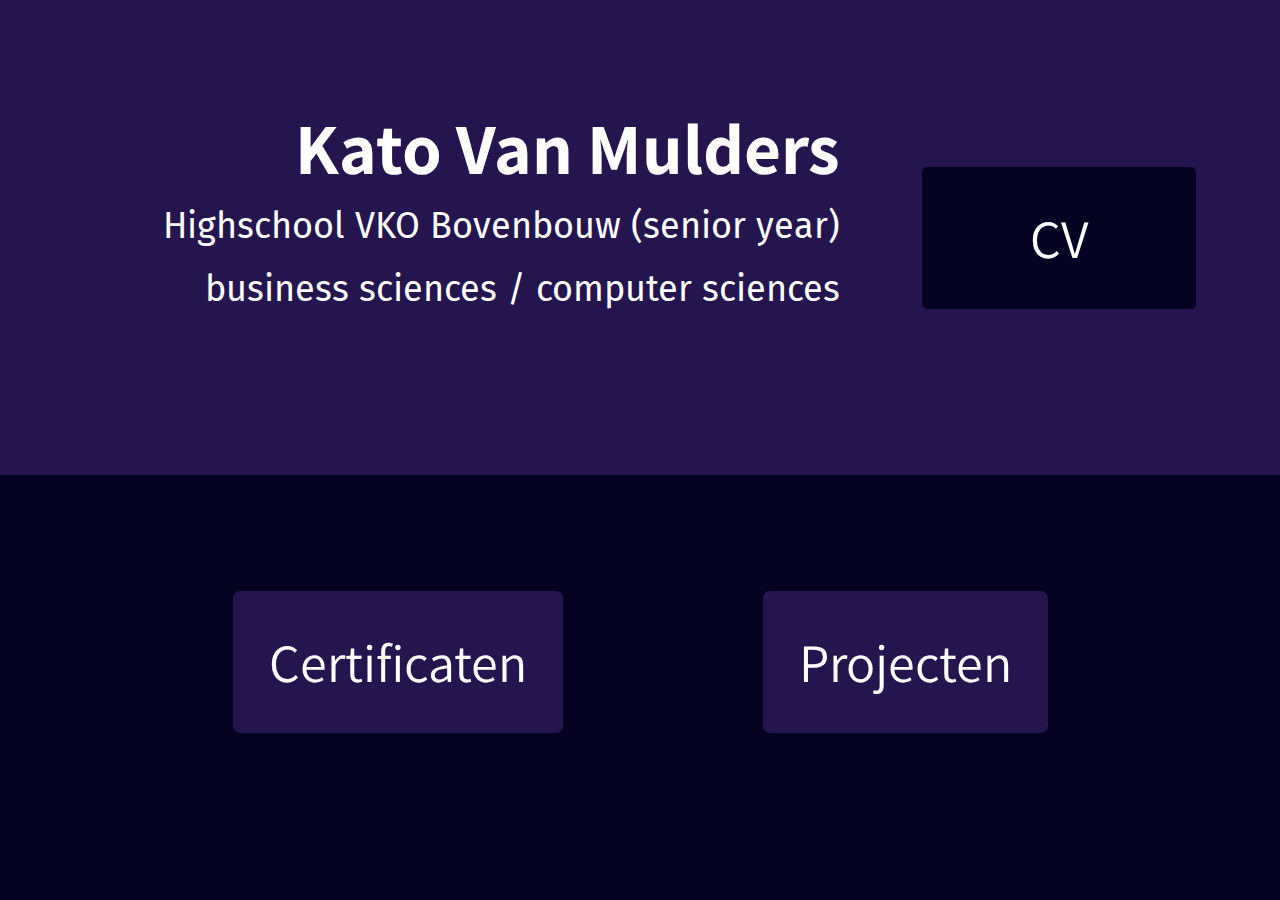
<file: index.html>
<!DOCTYPE html>
<html lang="nl">
<head>
  <meta charset="UTF-8">
  <meta name="viewport" content="width=device-width, initial-scale=1.0">
  <title>Kato Van Mulders</title>
   <!-- styles -->
   <link rel="stylesheet" href="../css/index.css">
   <link rel="stylesheet" href="../css/general.css">
   <!-- fonts: Assistant, Fira Sans, Poppins -->
   <link rel="preconnect" href="https://fonts.googleapis.com">
   <link rel="preconnect" href="https://fonts.gstatic.com" crossorigin>
   <link href="https://fonts.googleapis.com/css2?family=Assistant:wght@200..800&display=swap" rel="stylesheet"> 
   <link href="https://fonts.googleapis.com/css2?family=Fira+Sans:ital,wght@0,100;0,200;0,300;0,400;0,500;0,600;0,700;0,800;0,900;1,100;1,200;1,300;1,400;1,500;1,600;1,700;1,800;1,900&family=Poppins:ital,wght@0,100;0,200;0,300;0,400;0,500;0,600;0,700;0,800;0,900;1,100;1,200;1,300;1,400;1,500;1,600;1,700;1,800;1,900&display=swap" rel="stylesheet">
</head>
<body>
  <header class="header">
    <div>
      <h1>Kato Van Mulders</h1>
      <p>
        Highschool VKO Bovenbouw (senior year)
        <br>
        business sciences / computer sciences
      </p>
    </div>
    <a href="../html/cv.html"><button>CV</button></a>
  </header>
  <section>
    <div class="section" id="certificats">Certificaten</div>
    <div class="section" id="projects">Projecten</div>
  </section>

</body>
</html>
</file>
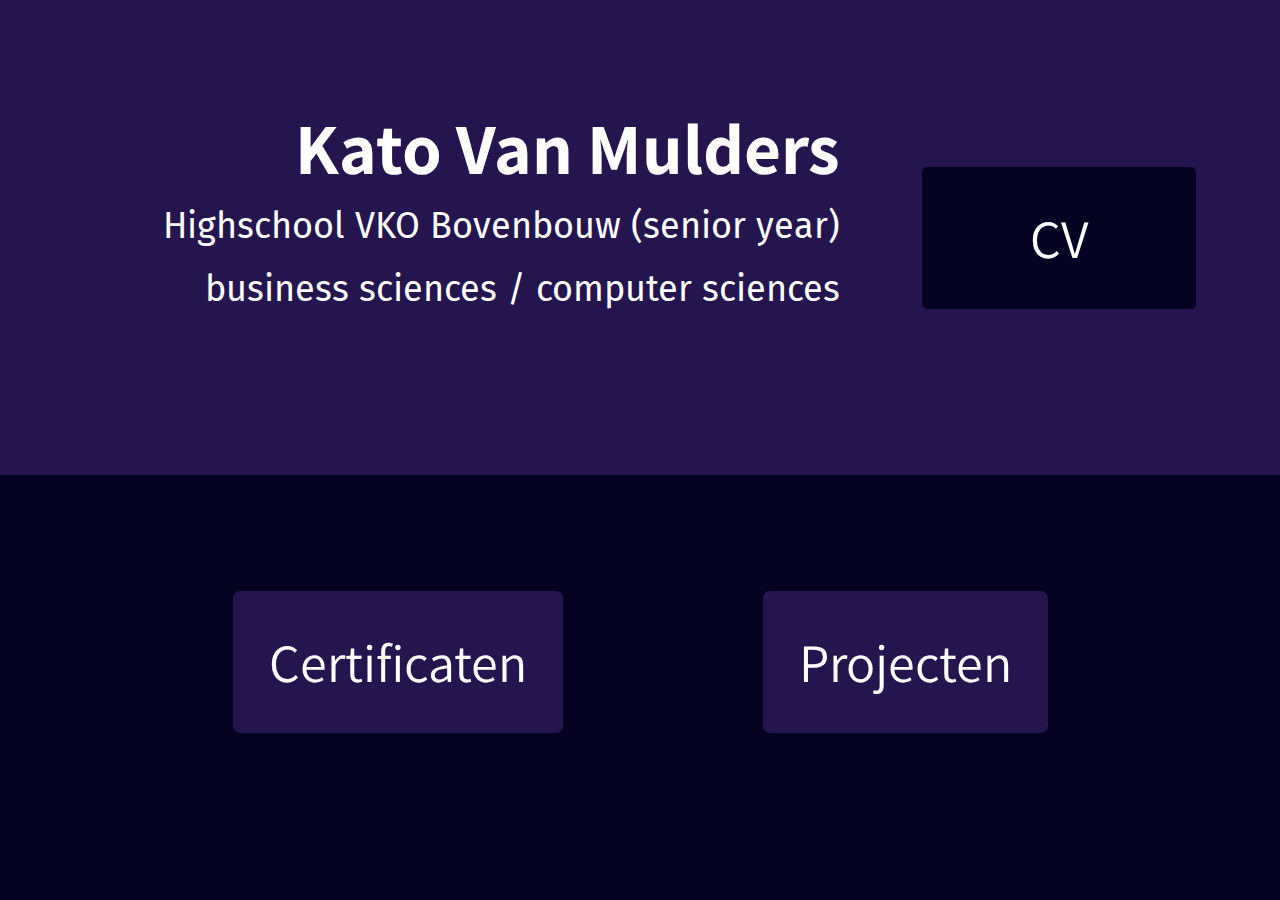
<file: html/index.html>
<!DOCTYPE html>
<html lang="nl">
<head>
  <meta charset="UTF-8">
  <meta name="viewport" content="width=device-width, initial-scale=1.0">
  <title>Kato Van Mulders</title>
   <!-- styles -->
   <link rel="stylesheet" href="../css/index.css">
   <link rel="stylesheet" href="../css/general.css">
   <!-- fonts: Assistant, Fira Sans, Poppins -->
   <link rel="preconnect" href="https://fonts.googleapis.com">
   <link rel="preconnect" href="https://fonts.gstatic.com" crossorigin>
   <link href="https://fonts.googleapis.com/css2?family=Assistant:wght@200..800&display=swap" rel="stylesheet"> 
   <link href="https://fonts.googleapis.com/css2?family=Fira+Sans:ital,wght@0,100;0,200;0,300;0,400;0,500;0,600;0,700;0,800;0,900;1,100;1,200;1,300;1,400;1,500;1,600;1,700;1,800;1,900&family=Poppins:ital,wght@0,100;0,200;0,300;0,400;0,500;0,600;0,700;0,800;0,900;1,100;1,200;1,300;1,400;1,500;1,600;1,700;1,800;1,900&display=swap" rel="stylesheet">
</head>
<body>
  <header class="header">
    <div>
      <h1>Kato Van Mulders</h1>
      <p>
        Highschool VKO Bovenbouw (senior year)
        <br>
        business sciences / computer sciences
      </p>
    </div>
    <a href="../html/cv.html"><button>CV</button></a>
  </header>
  <section>
    <div class="section" id="certificats">Certificaten</div>
    <div class="section" id="projects">Projecten</div>
  </section>

</body>
</html>
</file>
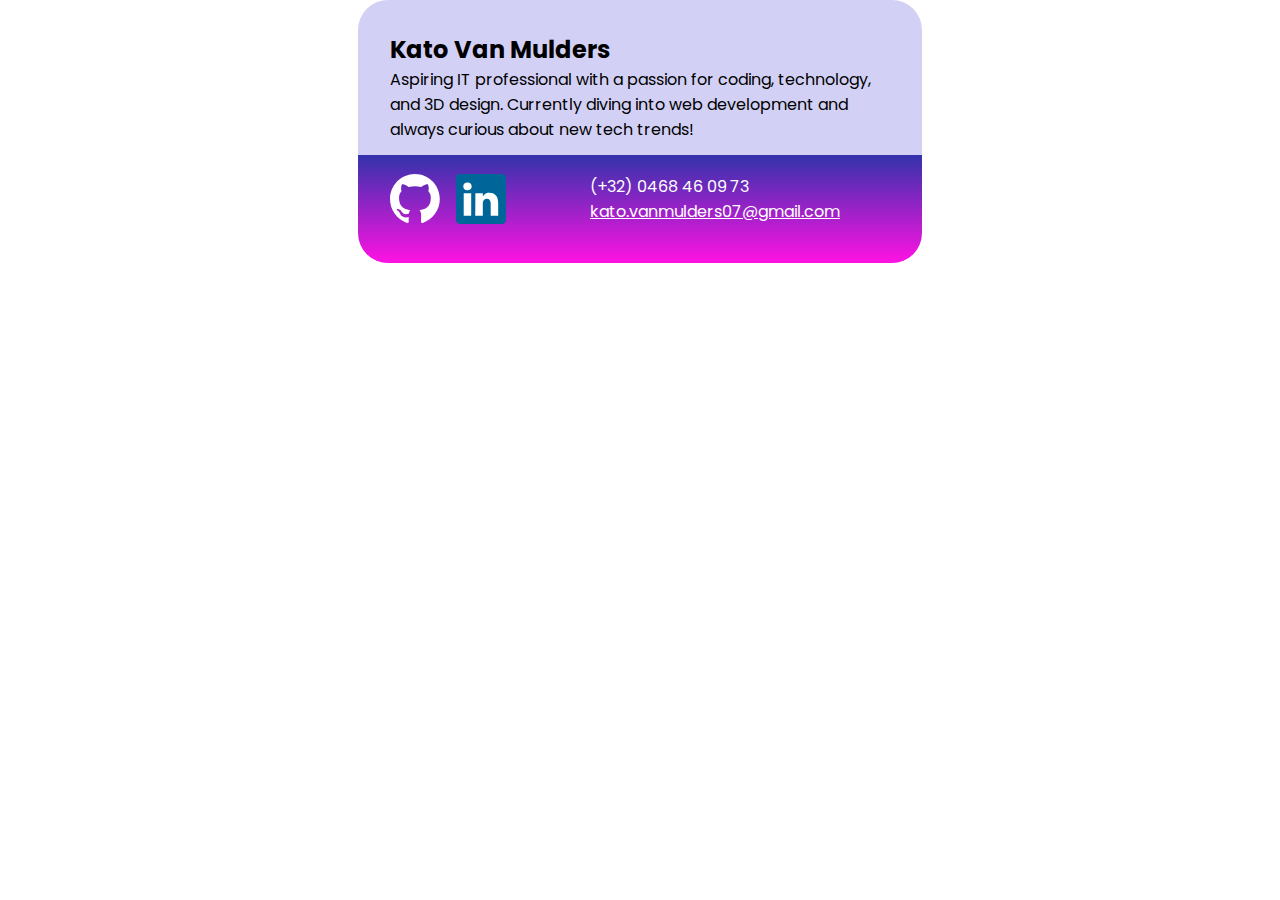
<file: card.html>
<!DOCTYPE html>
<html lang="en">
  <head>
    <meta charset="UTF-8" />
    <meta name="viewport" content="width=device-width, initial-scale=1.0" />
    <link rel="stylesheet" href="../css/card.css" />
    <link rel="preconnect" href="https://fonts.googleapis.com" />
    <link rel="preconnect" href="https://fonts.gstatic.com" crossorigin />
    <link
      href="https://fonts.googleapis.com/css2?family=Poppins:ital,wght@0,100;0,200;0,300;0,400;0,500;0,600;0,700;0,800;0,900;1,100;1,200;1,300;1,400;1,500;1,600;1,700;1,800;1,900&display=swap"
      rel="stylesheet" />
    <title>Card</title>
  </head>
  <body>
    <div class="container">
      <!-- <img src="" alt="" /> -->
      <h2 class="name">Kato Van Mulders</h2>
      <p class="bio">
        Aspiring IT professional with a passion for coding, technology, and 3D
        design. Currently diving into web development and always curious about
        new tech trends!
      </p>
      <div class="links">
        <ul class="social-media-links">
          <li>
            <a
              href="https://github.com/LYNX-kvm"
              target="_blank"
              rel="noopener">
              <img
                src="../media/github-mark-white.svg"
                alt="github"
                width="50px" />
            </a>
          </li>
          <li>
            <a
              href="https://www.linkedin.com/in/kato-v-87a516326/"
              target="_blank"
              rel="noopener">
              <img
                src="../media/linkedin-icon-2.svg"
                alt="linkedIn"
                width="50px" />
            </a>
          </li>
        </ul>
        <ul class="personal-contact-links">
          <li>
            <p>(+32) 0468 46 09 73</p>
          </li>
          <li>
            <a href="mailto:kato.vanmulders07@gmail.com"
              >kato.vanmulders07@gmail.com</a
            >
          </li>
        </ul>
      </div>
    </div>
  </body>
</html>
</file>
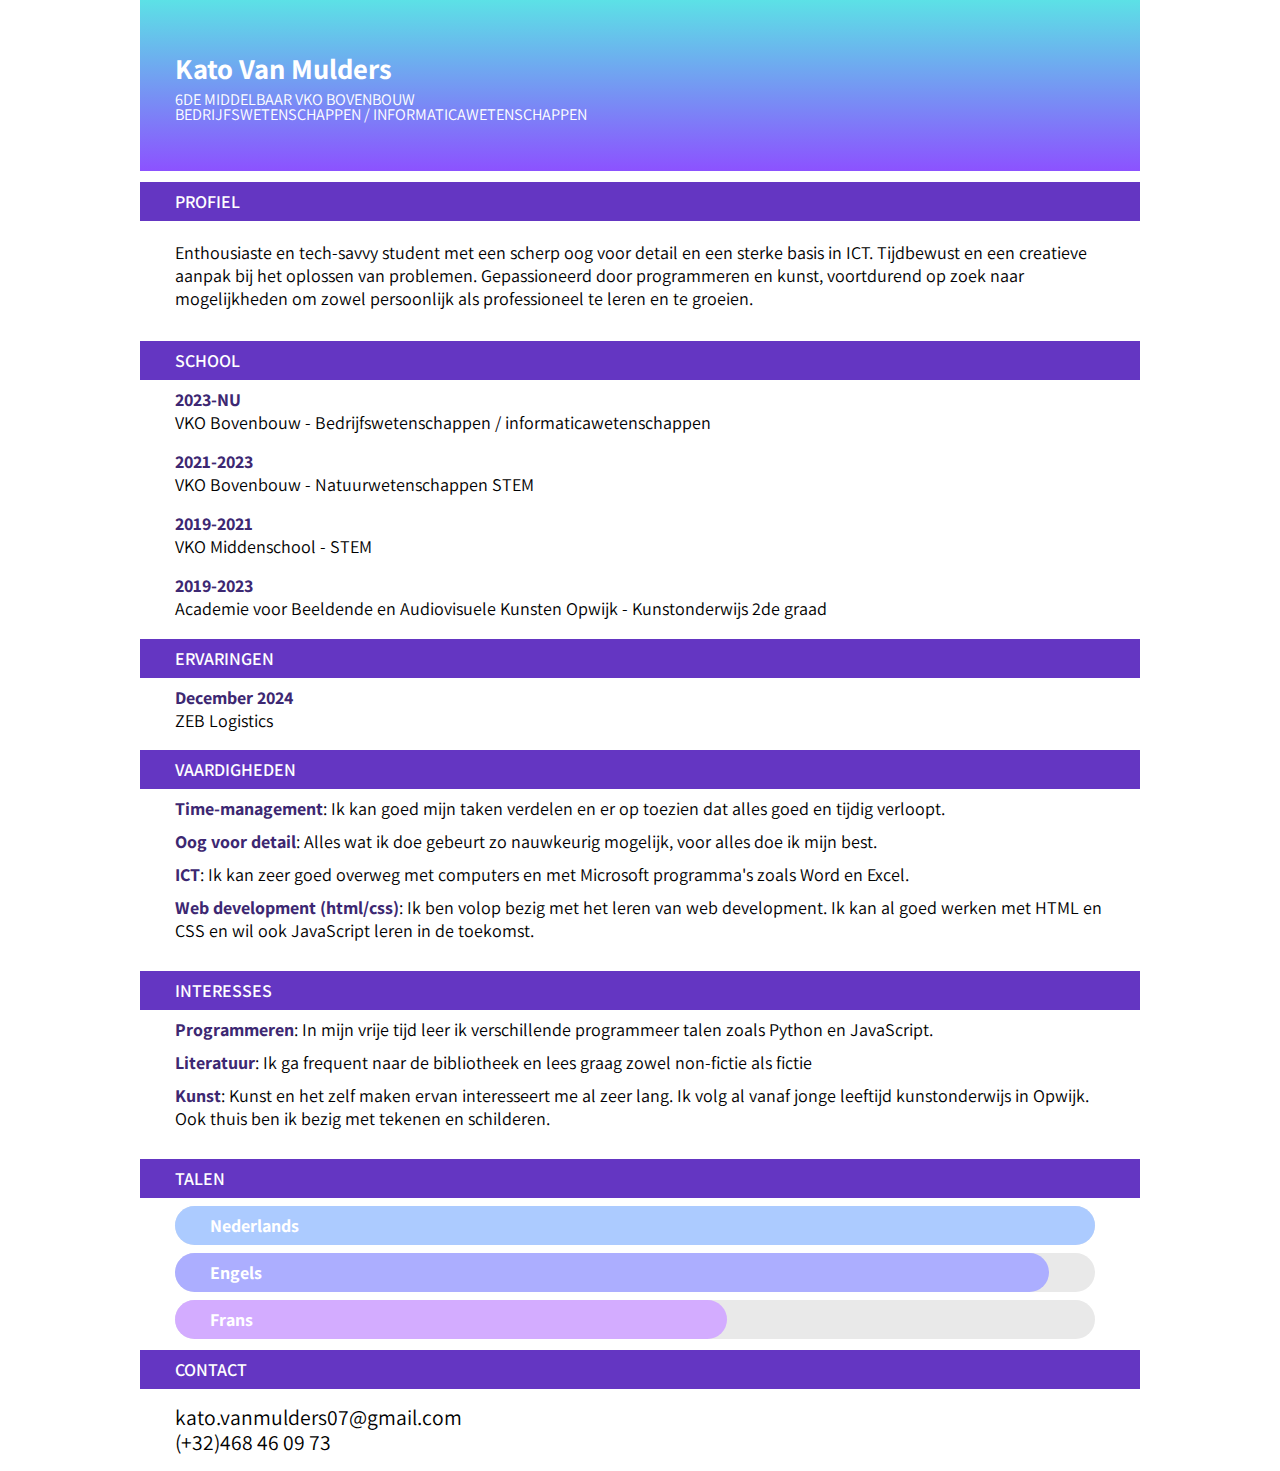
<file: cv.html>
<!DOCTYPE html>
<html lang="en">
  <head>
    <meta charset="UTF-8" />
    <meta name="viewport" content="width=device-width, initial-scale=1.0" />
    <title>CV</title>
    <!-- styles -->
    <link rel="stylesheet" href="../css/cv.css" />
    <link rel="stylesheet" href="../css/general.css" />

    <!-- fonts -->
    <link rel="preconnect" href="https://fonts.googleapis.com" />
    <link rel="preconnect" href="https://fonts.gstatic.com" crossorigin />
    <link
      href="https://fonts.googleapis.com/css2?family=Assistant:wght@200..800&display=swap"
      rel="stylesheet" />
  </head>
  <body>
    <header class="header">
      <h1>Kato Van Mulders</h1>
      <p>
        6de middelbaar VKO Bovenbouw
        <br />
        Bedrijfswetenschappen / informaticawetenschappen
      </p>
    </header>
    <section class="part" id="profiel">
      <h2>Profiel</h2>
      <p>
        Enthousiaste en tech-savvy student met een scherp oog voor detail en een
        sterke basis in ICT. Tijdbewust en een creatieve aanpak bij het oplossen
        van problemen. Gepassioneerd door programmeren en kunst, voortdurend op
        zoek naar mogelijkheden om zowel persoonlijk als professioneel te leren
        en te groeien.
      </p>
    </section>
    <section class="part" id="school">
      <h2>school</h2>
      <p>
        <span>2023-NU</span>
        <br />
        VKO Bovenbouw - Bedrijfswetenschappen / informaticawetenschappen
      </p>
      <p>
        <span>2021-2023</span>
        <br />
        VKO Bovenbouw - Natuurwetenschappen STEM
      </p>
      <p>
        <span>2019-2021</span>
        <br />
        VKO Middenschool - STEM
      </p>
      <p>
        <span>2019-2023</span>
        <br />
        Academie voor Beeldende en Audiovisuele Kunsten Opwijk - Kunstonderwijs
        2de graad
      </p>
    </section>
    <section class="part" id="ervaringen">
      <h2>ervaringen</h2>
      <p>
        <span>December 2024</span>
        <br />
        ZEB Logistics
      </p>
    </section>
    <section class="part" id="vaardigheden">
      <h2>Vaardigheden</h2>
      <div>
        <ul>
          <li>
            <span>Time-management</span>: Ik kan goed mijn taken verdelen en er
            op toezien dat alles goed en tijdig verloopt.
          </li>
          <li>
            <span>Oog voor detail</span>: Alles wat ik doe gebeurt zo nauwkeurig
            mogelijk, voor alles doe ik mijn best.
          </li>
          <li>
            <span>ICT</span>: Ik kan zeer goed overweg met computers en met
            Microsoft programma's zoals Word en Excel.
          </li>
          <li>
            <span>Web development (html/css)</span>: Ik ben volop bezig met het
            leren van web development. Ik kan al goed werken met HTML en CSS en
            wil ook JavaScript leren in de toekomst.
          </li>
        </ul>
      </div>
    </section>
    <section class="part" id="interesses">
      <h2>interesses</h2>
      <div>
        <ul>
          <li>
            <span>Programmeren</span>: In mijn vrije tijd leer ik verschillende
            programmeer talen zoals Python en JavaScript.
          </li>
          <li>
            <span>Literatuur</span>: Ik ga frequent naar de bibliotheek en lees
            graag zowel non-fictie als fictie
          </li>
          <li>
            <span>Kunst</span>: Kunst en het zelf maken ervan interesseert me al
            zeer lang. Ik volg al vanaf jonge leeftijd kunstonderwijs in Opwijk.
            Ook thuis ben ik bezig met tekenen en schilderen.
          </li>
        </ul>
      </div>
    </section>
    <section class="part" id="talen">
      <h2>Talen</h2>
      <div class="progress-container">
        <div class="progress-bar nederlands">Nederlands</div>
      </div>

      <div class="progress-container">
        <div class="progress-bar engels">Engels</div>
      </div>

      <div class="progress-container">
        <div class="progress-bar frans">Frans</div>
      </div>
    </section>
    <section class="part" id="contact">
      <h2>Contact</h2>
      <p>
        kato.vanmulders07@gmail.com
        <br />
        (+32)468 46 09 73
      </p>
    </section>
  </body>
</html>
</file>
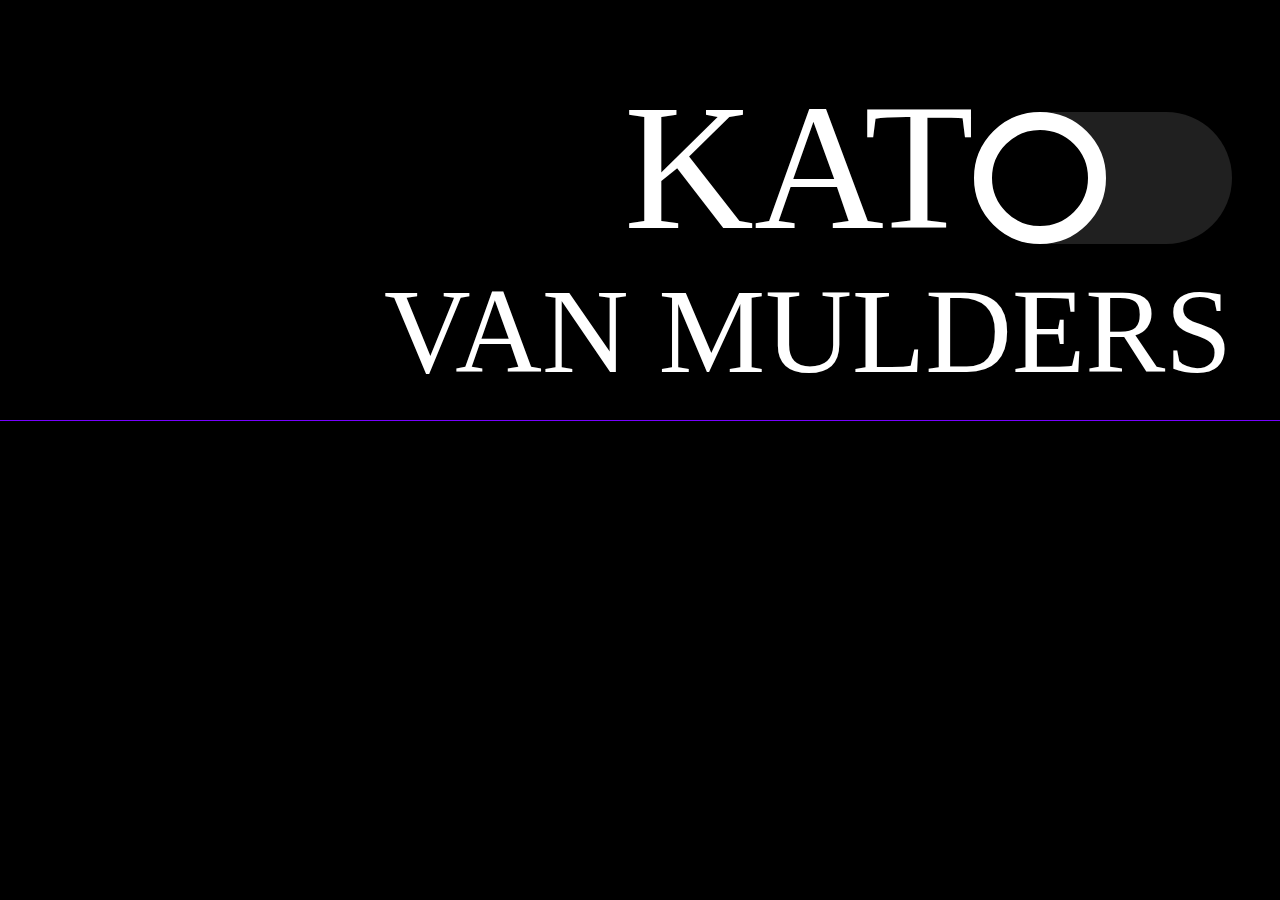
<file: sliding-button-name.html>
<!DOCTYPE html>
<html lang="en">
  <head>
    <meta charset="UTF-8" />
    <meta name="viewport" content="width=device-width, initial-scale=1.0" />
    <title>Document</title>

    <style>
      body {
        margin: 0;
        padding: 0;
        font-family: verdana;
        background-color: black;
        color: white;
        font-size: 12px;
      }

      /* kato knop dinge */
      div.kato {
        display: flex;
        justify-content: flex-end;
        /* align-items: center; */
        width: 38rem;
        margin-bottom: 5rem;
        margin-left: auto;
        margin-right: 3rem;
      }
      .kato p {
        margin: 0;
        font-size: 180px;
        line-height: 1rem;
        margin-top: 10rem;
      }
      .switch {
        position: relative;
        width: 16.5rem;
        height: 8.25rem;
        line-height: 1rem;
        font-size: 180px;
        margin-top: 7rem;
      }
      .switch input {
        display: none;
      }
      .slider {
        position: absolute;
        cursor: pointer;
        top: 0;
        left: 0;
        right: 0;
        bottom: 0;
        background-color: #202020;
        transition: 0.4s;
        border-radius: 15rem;
      }
      .slider:before {
        position: absolute;
        content: "";
        height: 8.25rem;
        width: 8.25rem;
        left: 0;
        bottom: 0;
        background-color: rgb(0, 0, 0);
        box-sizing: border-box;
        border: solid white 18px;
        transition: 0.4s;
        border-radius: 50%;
      }
      input:checked + .slider {
        background-color: #7700ff;
      }
      input:checked + .slider:before {
        transform: translateX(8.25rem);
      }

      p.last-name {
        margin: 0;
        font-size: 120px;
        line-height: 1rem;
        padding-bottom: 5rem;
        padding-right: 3rem;
        justify-content: flex-end;
        display: flex;
        text-transform: uppercase;
        border-bottom: solid 1px #7700ff;
      }
    </style>
  </head>
  <body>
    <div class="kato">
      <p>KAT</p>
      <label class="switch">
        <input type="checkbox" />
        <span class="slider round"></span>
      </label>
    </div>
    <p class="last-name">Van Mulders</p>
  </body>
</html>
</file>
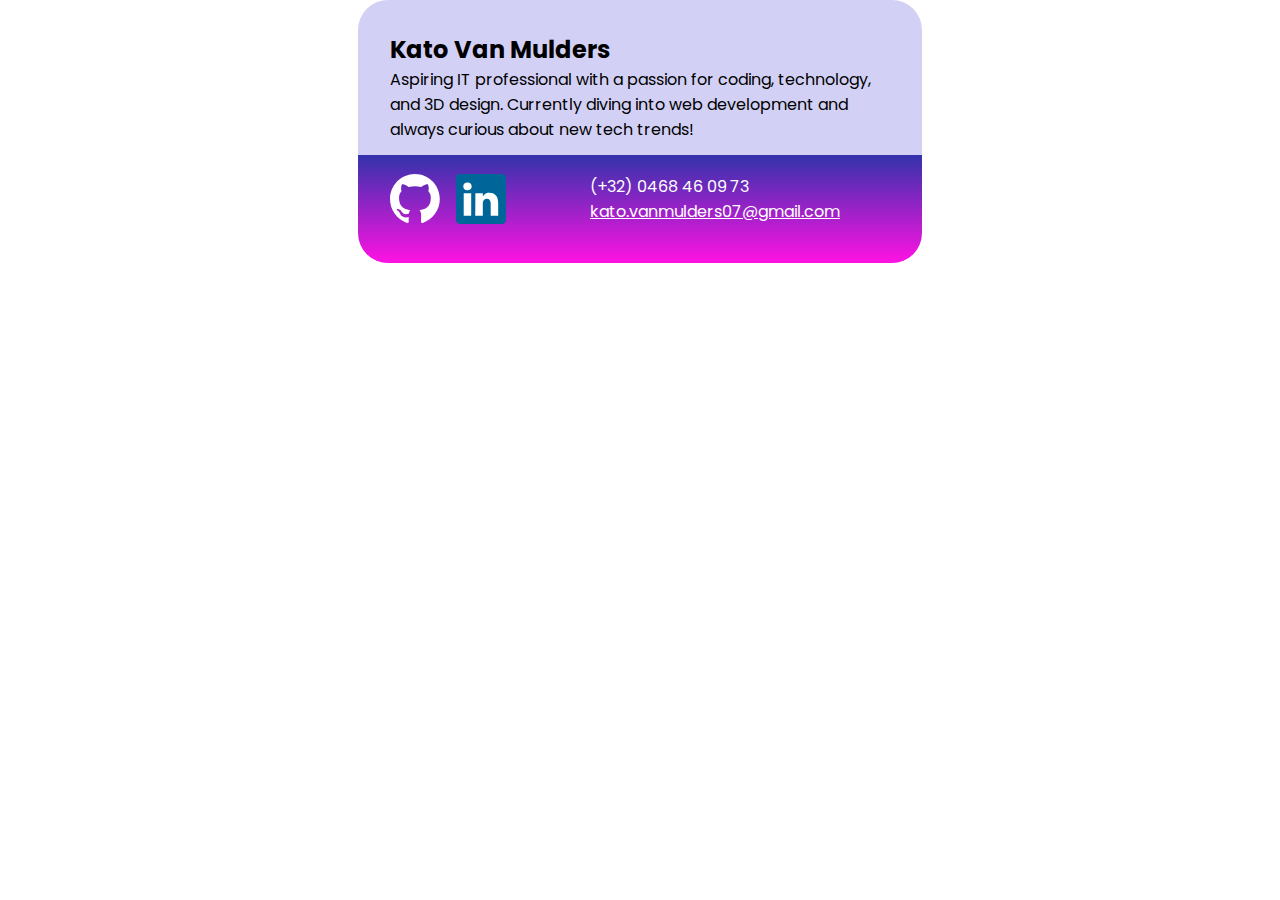
<file: html/card.html>
<!DOCTYPE html>
<html lang="en">
  <head>
    <meta charset="UTF-8" />
    <meta name="viewport" content="width=device-width, initial-scale=1.0" />
    <link rel="stylesheet" href="../css/card.css" />
    <link rel="preconnect" href="https://fonts.googleapis.com" />
    <link rel="preconnect" href="https://fonts.gstatic.com" crossorigin />
    <link
      href="https://fonts.googleapis.com/css2?family=Poppins:ital,wght@0,100;0,200;0,300;0,400;0,500;0,600;0,700;0,800;0,900;1,100;1,200;1,300;1,400;1,500;1,600;1,700;1,800;1,900&display=swap"
      rel="stylesheet" />
    <title>Card</title>
  </head>
  <body>
    <div class="container">
      <!-- <img src="" alt="" /> -->
      <h2 class="name">Kato Van Mulders</h2>
      <p class="bio">
        Aspiring IT professional with a passion for coding, technology, and 3D
        design. Currently diving into web development and always curious about
        new tech trends!
      </p>
      <div class="links">
        <ul class="social-media-links">
          <li>
            <a
              href="https://github.com/LYNX-kvm"
              target="_blank"
              rel="noopener">
              <img
                src="../media/github-mark-white.svg"
                alt="github"
                width="50px" />
            </a>
          </li>
          <li>
            <a
              href="https://www.linkedin.com/in/kato-v-87a516326/"
              target="_blank"
              rel="noopener">
              <img
                src="../media/linkedin-icon-2.svg"
                alt="linkedIn"
                width="50px" />
            </a>
          </li>
        </ul>
        <ul class="personal-contact-links">
          <li>
            <p>(+32) 0468 46 09 73</p>
          </li>
          <li>
            <a href="mailto:kato.vanmulders07@gmail.com"
              >kato.vanmulders07@gmail.com</a
            >
          </li>
        </ul>
      </div>
    </div>
  </body>
</html>
</file>
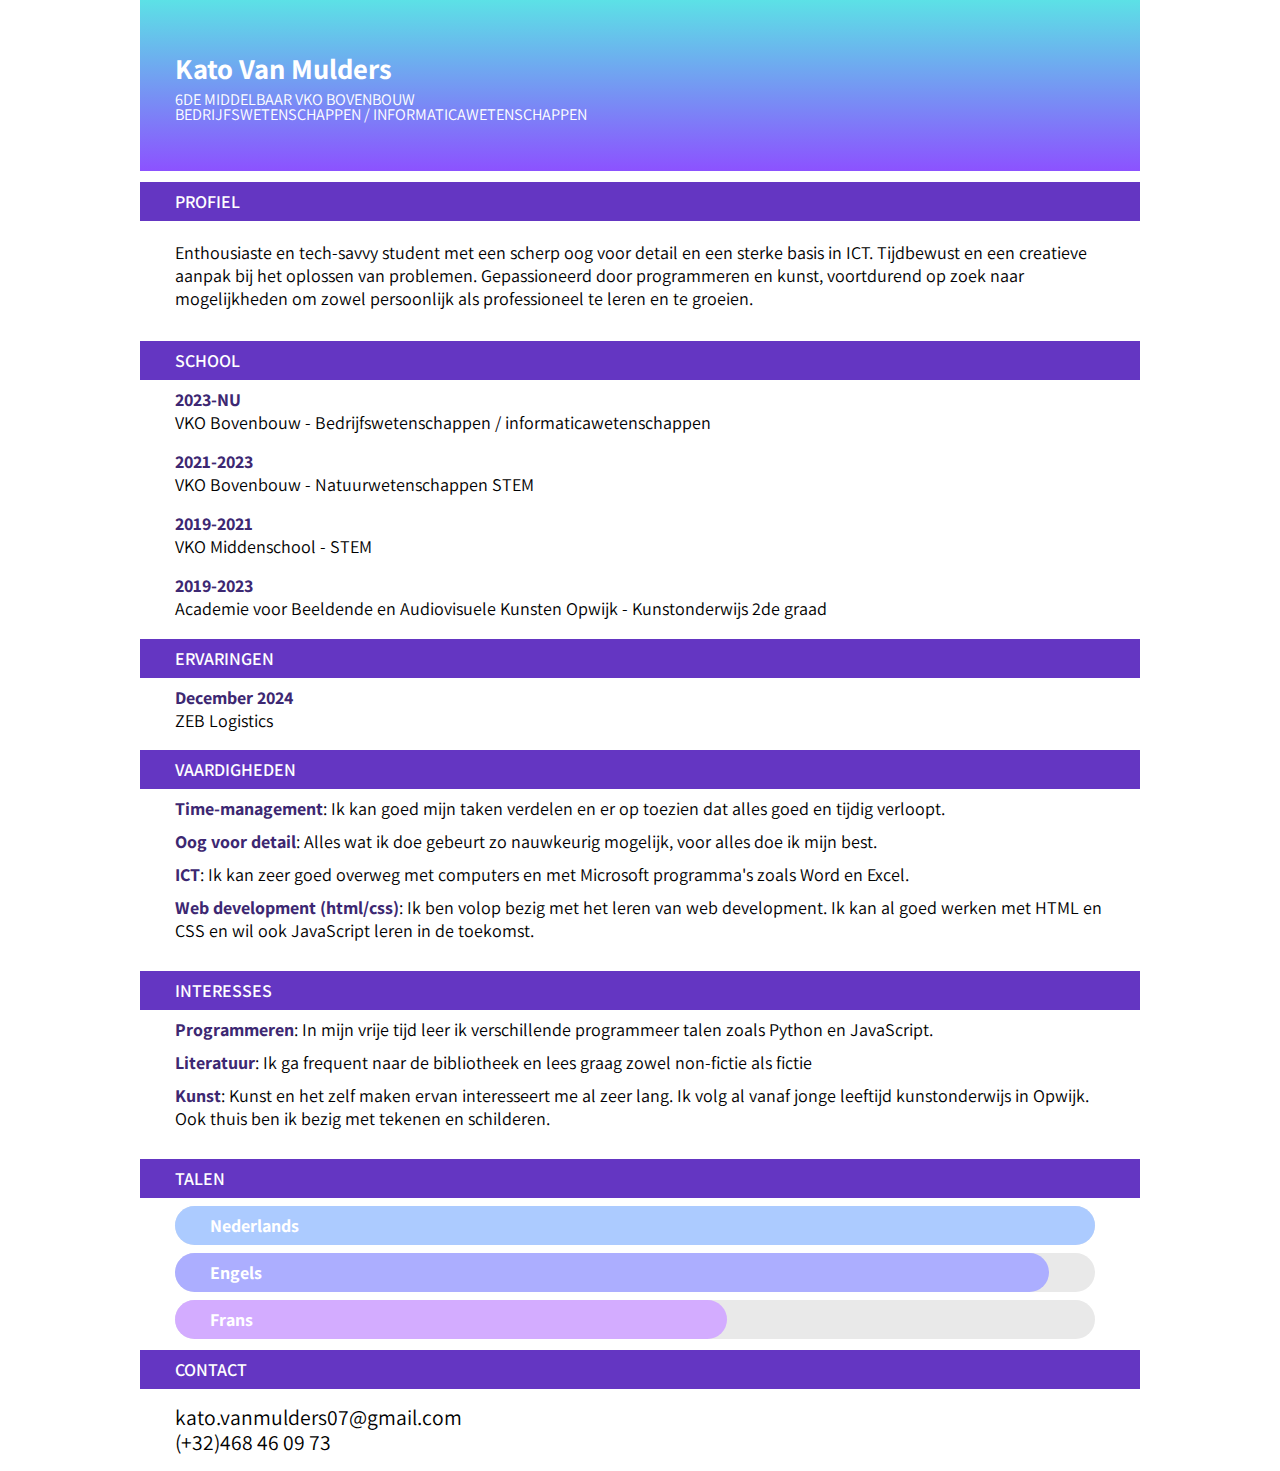
<file: html/cv.html>
<!DOCTYPE html>
<html lang="en">
  <head>
    <meta charset="UTF-8" />
    <meta name="viewport" content="width=device-width, initial-scale=1.0" />
    <title>CV</title>
    <!-- styles -->
    <link rel="stylesheet" href="../css/cv.css" />
    <link rel="stylesheet" href="../css/general.css" />

    <!-- fonts -->
    <link rel="preconnect" href="https://fonts.googleapis.com" />
    <link rel="preconnect" href="https://fonts.gstatic.com" crossorigin />
    <link
      href="https://fonts.googleapis.com/css2?family=Assistant:wght@200..800&display=swap"
      rel="stylesheet" />
  </head>
  <body>
    <header class="header">
      <h1>Kato Van Mulders</h1>
      <p>
        6de middelbaar VKO Bovenbouw
        <br />
        Bedrijfswetenschappen / informaticawetenschappen
      </p>
    </header>
    <section class="part" id="profiel">
      <h2>Profiel</h2>
      <p>
        Enthousiaste en tech-savvy student met een scherp oog voor detail en een
        sterke basis in ICT. Tijdbewust en een creatieve aanpak bij het oplossen
        van problemen. Gepassioneerd door programmeren en kunst, voortdurend op
        zoek naar mogelijkheden om zowel persoonlijk als professioneel te leren
        en te groeien.
      </p>
    </section>
    <section class="part" id="school">
      <h2>school</h2>
      <p>
        <span>2023-NU</span>
        <br />
        VKO Bovenbouw - Bedrijfswetenschappen / informaticawetenschappen
      </p>
      <p>
        <span>2021-2023</span>
        <br />
        VKO Bovenbouw - Natuurwetenschappen STEM
      </p>
      <p>
        <span>2019-2021</span>
        <br />
        VKO Middenschool - STEM
      </p>
      <p>
        <span>2019-2023</span>
        <br />
        Academie voor Beeldende en Audiovisuele Kunsten Opwijk - Kunstonderwijs
        2de graad
      </p>
    </section>
    <section class="part" id="ervaringen">
      <h2>ervaringen</h2>
      <p>
        <span>December 2024</span>
        <br />
        ZEB Logistics
      </p>
    </section>
    <section class="part" id="vaardigheden">
      <h2>Vaardigheden</h2>
      <div>
        <ul>
          <li>
            <span>Time-management</span>: Ik kan goed mijn taken verdelen en er
            op toezien dat alles goed en tijdig verloopt.
          </li>
          <li>
            <span>Oog voor detail</span>: Alles wat ik doe gebeurt zo nauwkeurig
            mogelijk, voor alles doe ik mijn best.
          </li>
          <li>
            <span>ICT</span>: Ik kan zeer goed overweg met computers en met
            Microsoft programma's zoals Word en Excel.
          </li>
          <li>
            <span>Web development (html/css)</span>: Ik ben volop bezig met het
            leren van web development. Ik kan al goed werken met HTML en CSS en
            wil ook JavaScript leren in de toekomst.
          </li>
        </ul>
      </div>
    </section>
    <section class="part" id="interesses">
      <h2>interesses</h2>
      <div>
        <ul>
          <li>
            <span>Programmeren</span>: In mijn vrije tijd leer ik verschillende
            programmeer talen zoals Python en JavaScript.
          </li>
          <li>
            <span>Literatuur</span>: Ik ga frequent naar de bibliotheek en lees
            graag zowel non-fictie als fictie
          </li>
          <li>
            <span>Kunst</span>: Kunst en het zelf maken ervan interesseert me al
            zeer lang. Ik volg al vanaf jonge leeftijd kunstonderwijs in Opwijk.
            Ook thuis ben ik bezig met tekenen en schilderen.
          </li>
        </ul>
      </div>
    </section>
    <section class="part" id="talen">
      <h2>Talen</h2>
      <div class="progress-container">
        <div class="progress-bar nederlands">Nederlands</div>
      </div>

      <div class="progress-container">
        <div class="progress-bar engels">Engels</div>
      </div>

      <div class="progress-container">
        <div class="progress-bar frans">Frans</div>
      </div>
    </section>
    <section class="part" id="contact">
      <h2>Contact</h2>
      <p>
        kato.vanmulders07@gmail.com
        <br />
        (+32)468 46 09 73
      </p>
    </section>
  </body>
</html>
</file>
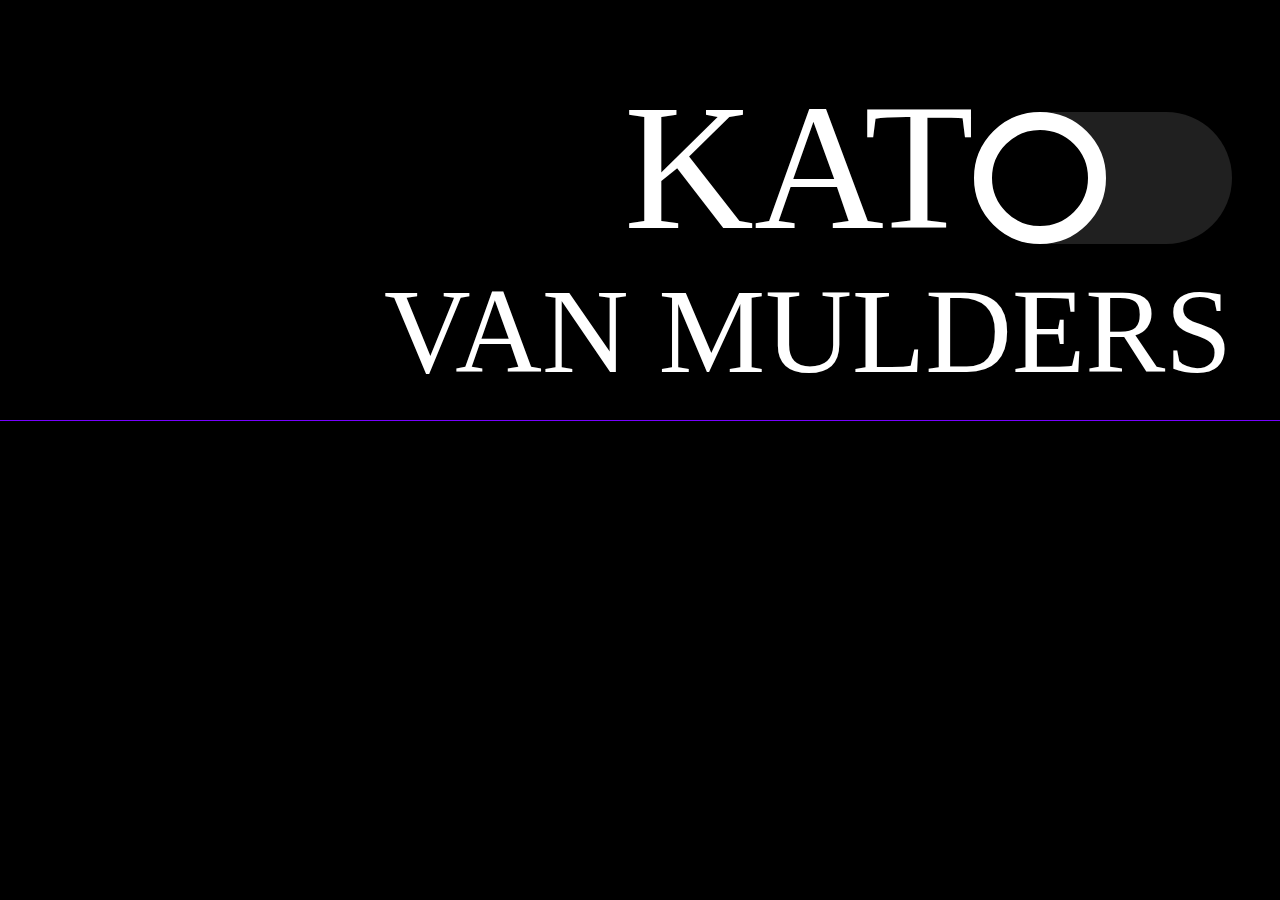
<file: html/sliding-button-name.html>
<!DOCTYPE html>
<html lang="en">
  <head>
    <meta charset="UTF-8" />
    <meta name="viewport" content="width=device-width, initial-scale=1.0" />
    <title>Document</title>

    <style>
      body {
        margin: 0;
        padding: 0;
        font-family: verdana;
        background-color: black;
        color: white;
        font-size: 12px;
      }

      /* kato knop dinge */
      div.kato {
        display: flex;
        justify-content: flex-end;
        /* align-items: center; */
        width: 38rem;
        margin-bottom: 5rem;
        margin-left: auto;
        margin-right: 3rem;
      }
      .kato p {
        margin: 0;
        font-size: 180px;
        line-height: 1rem;
        margin-top: 10rem;
      }
      .switch {
        position: relative;
        width: 16.5rem;
        height: 8.25rem;
        line-height: 1rem;
        font-size: 180px;
        margin-top: 7rem;
      }
      .switch input {
        display: none;
      }
      .slider {
        position: absolute;
        cursor: pointer;
        top: 0;
        left: 0;
        right: 0;
        bottom: 0;
        background-color: #202020;
        transition: 0.4s;
        border-radius: 15rem;
      }
      .slider:before {
        position: absolute;
        content: "";
        height: 8.25rem;
        width: 8.25rem;
        left: 0;
        bottom: 0;
        background-color: rgb(0, 0, 0);
        box-sizing: border-box;
        border: solid white 18px;
        transition: 0.4s;
        border-radius: 50%;
      }
      input:checked + .slider {
        background-color: #7700ff;
      }
      input:checked + .slider:before {
        transform: translateX(8.25rem);
      }

      p.last-name {
        margin: 0;
        font-size: 120px;
        line-height: 1rem;
        padding-bottom: 5rem;
        padding-right: 3rem;
        justify-content: flex-end;
        display: flex;
        text-transform: uppercase;
        border-bottom: solid 1px #7700ff;
      }
    </style>
  </head>
  <body>
    <div class="kato">
      <p>KAT</p>
      <label class="switch">
        <input type="checkbox" />
        <span class="slider round"></span>
      </label>
    </div>
    <p class="last-name">Van Mulders</p>
  </body>
</html>
</file>
<file: css/index.css>
html{
  background-color: rgb(6, 2, 34);
  color: white;
}

header{
  background-color: rgb(37, 21, 78);
  color: white;
  display: flex;
  justify-content: center;
  align-items: center;
}
header h1, p{
  text-align: right;
}
header div{
  margin: 100px 80px;
}
header h1{
  font-size: 4rem;
  font-weight: bold;
}
header p{
  font-size: 2rem;
  line-height: 3.5rem;
  font-family: Fira Sans;
  margin-bottom: 3rem;
}
header button{
  font-size: 3rem;
  background-color: rgb(6, 2, 34);
  padding: 2rem 6rem;
  border: solid #25154e 2px;
  border-radius: .4rem;
  color: white;
}
section div{
  margin: 80px 100px;
  font-size: 3rem;
  background-color:rgb(37, 21, 78);
  padding: 2rem;
  border-radius: .4rem;
}
section{
  padding: 2rem 6rem;
  display: flex;
  flex-direction: row;
  justify-content: center;
}
</file>
<file: css/general.css>
*{
  padding: 0;
  margin: 0;
  box-sizing: border-box;
  font-size: 18px;
  font-weight: 400;
  font-family: Assistant;
}
</file>
<file: css/card.css>
*{
  padding: 0;
  margin: 0;
}
body {
  font-family: Poppins;
  font-size: 16px;
}
div.container{
  background-image: linear-gradient(to bottom, #d2d1f5 59%, #3333ab 41%, #ff12e3);
  margin: auto;
  padding: 2rem;
  width: 500px;
  border-radius: 30px;
}
ul.social-media-links{
  display: flex;
  list-style: none; 
  padding-top: 1rem; 
  width: 200px;
  gap: 1rem
}
ul.personal-contact-links{
  list-style: none;  
  list-style: none; 
  padding-top: 1rem; 
  width: 200px
}
div.links{
  display: flex;
  list-style: none;
  margin-top: 1rem;
  color: white;
}
ul.personal-contact-links a{
  color: white;
  transition: color .4s;
}
ul.personal-contact-links a:hover{
  color: #020250;
}
</file>
<file: css/cv.css>
body{
      width: 1000px;
      margin: auto;
    }
    header{
      background-image: linear-gradient(#5CE1E6, #8C52FF);
      padding: 50px 35px;
      color: white;
    }
    header h1{
      font-weight: 700;
      font-size: 1.6rem;
      margin-bottom: .3rem;
    }
    header p{
      text-transform: uppercase;
      font-size: .9rem;
      line-height: .8rem;
    }
    h2, ul, .nederlands, .engels, .frans, #school p, #ervaringen p{
      padding: 8px 35px;
    }
    h2{
      margin-top: .6rem;
      background-color: #6436c2;
      font-weight: 600;
      width: 100%;
      text-transform: uppercase;
      color:white;
    }
    #profiel p{
      padding: 20px 35px;
    }
 
    ul{
      list-style: none;
      width: 100%;
    }
    span{
    font-weight: bold;
    color: rgb(61, 40, 114);
   }
   #vaardigheden li, #interesses li{
    margin-bottom: 10px;
   }
    
   .progress-container{
      width: 92%;
      background-color: rgb(233, 233, 233);
      margin: 8px 35px;
      color:white;
    }
    .nederlands, .engels, .frans, .progress-container{
      font-weight: bold;
      border-radius: 20px;
    }
    .nederlands{
      background-color:#accbff;
      width: 100%;
    }
    .engels{
      background-color:#acaeff;
      width: 95%;
    }
    .frans{
      background-color:#d3acff;
      width: 60%;      
    }
   #contact p{
    padding: 16px 35px;
    font-size: 1.2rem;
    line-height: 1.4rem;
   }
</file>
